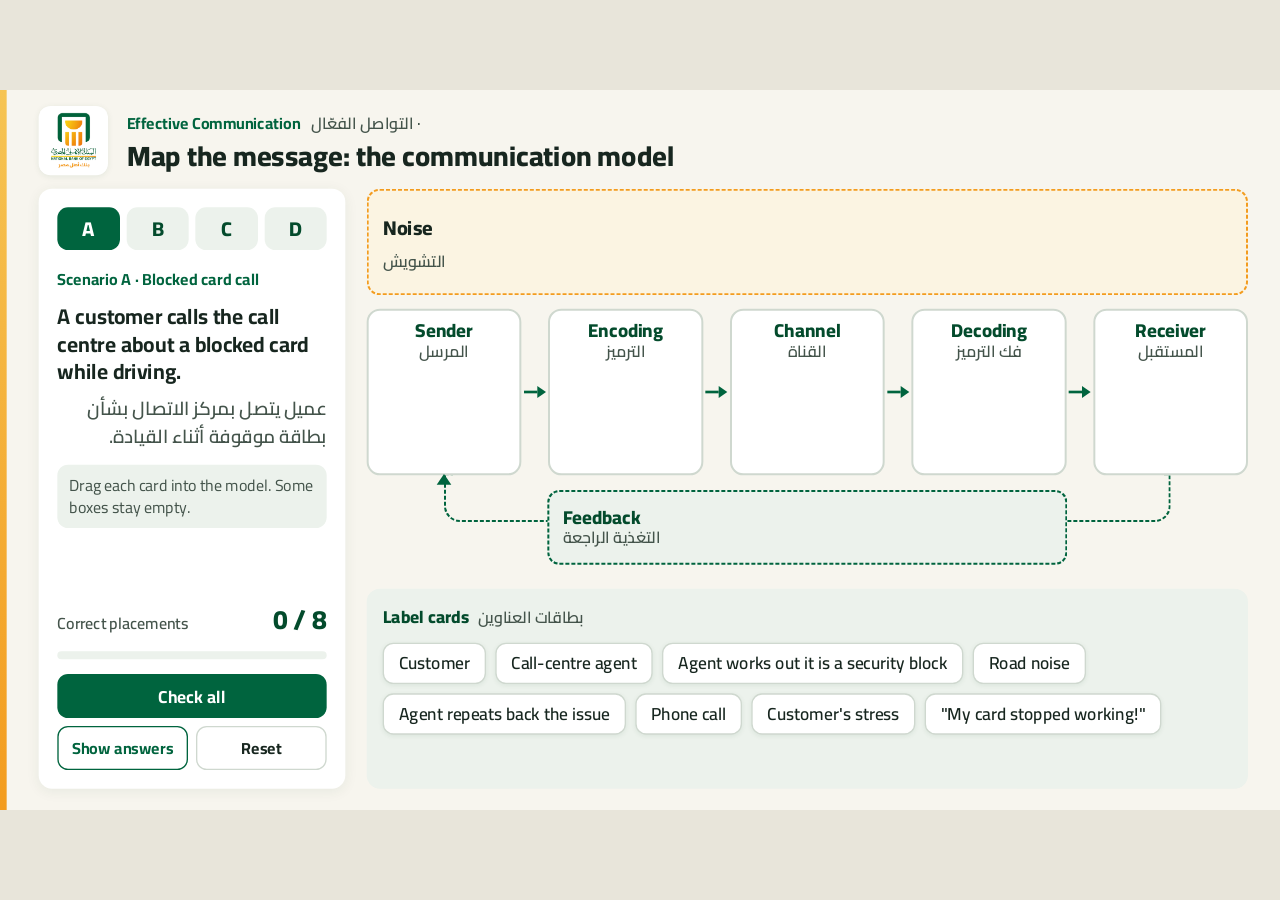
<file: index.html>
<!DOCTYPE html>
<html lang="en">
<head>
<meta charset="utf-8">
<meta name="viewport" content="width=device-width, initial-scale=1">
<title>Effective Communication · Communication Model</title>
<link rel="preconnect" href="https://fonts.googleapis.com">
<link rel="preconnect" href="https://fonts.gstatic.com" crossorigin>
<link rel="stylesheet" href="https://fonts.googleapis.com/css2?family=Cairo:wght@400;600;700;800&display=swap">
<link rel="stylesheet" href="styles.css">
</head>
<body>
<div id="wrap" class="wrap">
  <div id="stage" class="stage">
    <div class="brand-stripe"></div>

    <header class="header">
      <div class="logo-tile">
        <img src="assets/nbe-logo.png" alt="National Bank of Egypt">
      </div>
      <div class="header-text">
        <div class="eyebrow">
          <span>Effective Communication</span>
          <span class="ar" lang="ar" dir="rtl">· التواصل الفعّال</span>
        </div>
        <h1 class="title">Map the message: the communication model</h1>
      </div>
    </header>

    <aside class="panel">
      <div class="tabs" role="tablist">
        <button class="tab" data-tab="A" role="tab">A</button>
        <button class="tab" data-tab="B" role="tab">B</button>
        <button class="tab" data-tab="C" role="tab">C</button>
        <button class="tab" data-tab="D" role="tab">D</button>
      </div>
      <div class="scenario">
        <div class="scenario-label" id="scenario-label"></div>
        <div class="scenario-en" id="scenario-en"></div>
        <div class="scenario-ar ar" id="scenario-ar" lang="ar" dir="rtl"></div>
      </div>
      <div class="hint">Drag each card into the model. Some boxes stay empty.</div>
      <div class="spacer"></div>
      <div class="score">
        <div class="score-row">
          <span class="score-label">Correct placements</span>
          <span class="score-value" id="score-value">0 / 0</span>
        </div>
        <div class="progress"><div class="progress-fill" id="progress-fill"></div></div>
      </div>
      <div class="actions">
        <button class="btn btn-primary" id="btn-check">Check all</button>
        <div class="actions-row">
          <button class="btn btn-outline" id="btn-show">Show answers</button>
          <button class="btn btn-quiet" id="btn-reset">Reset</button>
        </div>
      </div>
    </aside>

    <main class="board">
      <div class="noise zone" data-zone="noise">
        <div class="noise-label">
          <span class="zone-title">Noise</span>
          <span class="ar zone-sub" lang="ar" dir="rtl">التشويش</span>
        </div>
        <div class="noise-cards" data-cards="noise"></div>
      </div>

      <div class="gap-20"></div>

      <div class="model-row">
        <div class="box zone" data-zone="sender">
          <div class="box-head"><span class="box-title">Sender</span><span class="ar zone-sub" lang="ar" dir="rtl">المرسل</span></div>
          <div class="box-cards" data-cards="sender"></div>
        </div>
        <div class="arrow"><div class="arrow-line"></div><div class="arrow-head"></div></div>
        <div class="box zone" data-zone="encoding">
          <div class="box-head"><span class="box-title">Encoding</span><span class="ar zone-sub" lang="ar" dir="rtl">الترميز</span></div>
          <div class="box-cards" data-cards="encoding"></div>
        </div>
        <div class="arrow"><div class="arrow-line"></div><div class="arrow-head"></div></div>
        <div class="box zone" data-zone="channel">
          <div class="box-head"><span class="box-title">Channel</span><span class="ar zone-sub" lang="ar" dir="rtl">القناة</span></div>
          <div class="box-cards" data-cards="channel"></div>
        </div>
        <div class="arrow"><div class="arrow-line"></div><div class="arrow-head"></div></div>
        <div class="box zone" data-zone="decoding">
          <div class="box-head"><span class="box-title">Decoding</span><span class="ar zone-sub" lang="ar" dir="rtl">فك الترميز</span></div>
          <div class="box-cards" data-cards="decoding"></div>
        </div>
        <div class="arrow"><div class="arrow-line"></div><div class="arrow-head"></div></div>
        <div class="box zone" data-zone="receiver">
          <div class="box-head"><span class="box-title">Receiver</span><span class="ar zone-sub" lang="ar" dir="rtl">المستقبل</span></div>
          <div class="box-cards" data-cards="receiver"></div>
        </div>
      </div>

      <div class="feedback-area">
        <div class="feedback-loop"></div>
        <div class="feedback-arrowhead"></div>
        <div class="feedback zone" data-zone="feedback">
          <div class="feedback-label">
            <span class="box-title">Feedback</span>
            <span class="ar zone-sub" lang="ar" dir="rtl">التغذية الراجعة</span>
          </div>
          <div class="feedback-cards" data-cards="feedback"></div>
        </div>
      </div>

      <div class="gap-20"></div>

      <div class="tray zone" data-zone="tray" id="tray">
        <div class="tray-head">
          <span class="tray-title">Label cards</span>
          <span class="ar zone-sub" lang="ar" dir="rtl">بطاقات العناوين</span>
        </div>
        <div class="tray-cards" data-cards="tray"></div>
      </div>

      <div class="reflect" id="reflect" hidden>
        <div class="brand-stripe"></div>
        <div class="reflect-label" id="reflect-label"></div>
        <div class="reflect-en">Where did this message break down? What one change would help?</div>
        <div class="reflect-ar ar" lang="ar" dir="rtl">أين انقطعت الرسالة؟ وما التغيير الواحد الذي قد يساعد؟</div>
      </div>
    </main>

    <div class="ghost" id="ghost" hidden></div>
  </div>
</div>
<script src="app.js"></script>
</body>
</html>
</file>
<file: styles.css>
/* NBE · Effective Communication · Communication Model Exercise
   Designed on a fixed 1920×1080 stage that is scaled to fit the screen. */

:root {
  --green: #00643E;
  --green-dark: #034B2C;
  --orange: #F39C1F;
  --gold: #F6C453;
  --bg: #F7F5EE;
  --mint: #ECF2EC;
  --text: #17261F;
  --text-2: #44544B;
  --line: #CFD8CF;
  --hover: #DDEADF;
}

* { box-sizing: border-box; }

html, body {
  margin: 0;
  padding: 0;
  background: #E8E5DA;
  overflow: hidden;
  font-family: 'Cairo', sans-serif;
  color: var(--text);
}

button { font-family: 'Cairo', sans-serif; }

@keyframes nbePop { 0% { transform: scale(.85) } 55% { transform: scale(1.08) } 100% { transform: scale(1) } }
@keyframes nbeShake { 0%, 100% { transform: translateX(0) } 20% { transform: translateX(-10px) } 40% { transform: translateX(9px) } 60% { transform: translateX(-6px) } 80% { transform: translateX(4px) } }
@keyframes nbeRise { from { opacity: 0; transform: translateY(16px) } to { opacity: 1; transform: none } }

/* ---------- Stage ---------- */
.wrap {
  width: 100vw;
  height: 100vh;
  display: flex;
  align-items: center;
  justify-content: center;
  overflow: hidden;
}
.stage {
  position: relative;
  flex: none;
  width: 1920px;
  height: 1080px;
  background: var(--bg);
  transform-origin: center center;
  user-select: none;
  -webkit-user-select: none;
  overflow: hidden;
}
.no-ar .ar { display: none !important; }

.brand-stripe {
  position: absolute;
  left: 0; top: 0; bottom: 0;
  width: 10px;
  background: linear-gradient(to bottom, var(--gold), var(--orange));
}

/* ---------- Header ---------- */
.header {
  position: absolute;
  left: 58px; right: 48px; top: 24px;
  height: 104px;
  display: flex;
  align-items: center;
  gap: 28px;
}
.logo-tile {
  width: 104px; height: 104px;
  flex: none;
  border-radius: 18px;
  background: #FFFFFF;
  display: flex; align-items: center; justify-content: center;
  overflow: hidden;
  box-shadow: 0 2px 10px rgba(3, 75, 44, .08);
}
.logo-tile img { width: 100px; height: 100px; object-fit: contain; display: block; }
.header-text { display: flex; flex-direction: column; gap: 2px; }
.eyebrow { display: flex; align-items: center; gap: 16px; font-size: 24px; font-weight: 700; color: var(--green); }
.eyebrow .ar { color: var(--text-2); font-weight: 600; }
.title { margin: 0; font-size: 42px; font-weight: 800; line-height: 1.15; color: var(--text); }

/* ---------- Left panel ---------- */
.panel {
  position: absolute;
  left: 58px; top: 148px;
  width: 460px; height: 900px;
  background: #FFFFFF;
  border-radius: 20px;
  padding: 28px;
  display: flex; flex-direction: column; gap: 22px;
  box-shadow: 0 4px 20px rgba(3, 75, 44, .07);
}
.tabs { display: grid; grid-template-columns: repeat(4, 1fr); gap: 10px; }
.tab {
  height: 64px; border: none; border-radius: 16px;
  font-size: 30px; font-weight: 800; cursor: pointer;
  background: var(--mint); color: var(--green-dark);
}
.tab.is-active { background: var(--green); color: #FFFFFF; }

.scenario { display: flex; flex-direction: column; gap: 12px; }
.scenario-label { font-size: 24px; font-weight: 700; color: var(--green); }
.scenario-en { font-size: 32px; font-weight: 700; line-height: 1.3; text-wrap: pretty; }
.scenario-ar { font-size: 28px; font-weight: 600; line-height: 1.5; color: var(--text-2); text-wrap: pretty; }
.hint { font-size: 24px; line-height: 1.4; color: var(--text-2); background: var(--mint); border-radius: 16px; padding: 14px 18px; }
.spacer { flex: 1; }

.score { display: flex; flex-direction: column; gap: 10px; }
.score-row { display: flex; align-items: baseline; justify-content: space-between; }
.score-label { font-size: 24px; font-weight: 600; color: var(--text-2); }
.score-value { font-size: 40px; font-weight: 800; color: var(--green-dark); }
.progress { height: 12px; border-radius: 6px; background: var(--mint); overflow: hidden; }
.progress-fill {
  height: 100%; width: 0;
  background: linear-gradient(to right, var(--green), var(--gold));
  border-radius: 6px;
  transition: width .35s ease;
}

.actions { display: flex; flex-direction: column; gap: 12px; }
.actions-row { display: grid; grid-template-columns: 1fr 1fr; gap: 12px; }
.btn { height: 66px; border-radius: 16px; font-size: 24px; font-weight: 700; cursor: pointer; }
.btn-primary { border: none; background: var(--green); color: #FFFFFF; font-size: 26px; }
.btn-primary:hover { background: var(--green-dark); }
.btn-outline { border: 2px solid var(--green); background: #FFFFFF; color: var(--green); }
.btn-quiet { border: 2px solid var(--line); background: #FFFFFF; color: var(--text); }
.btn-outline:hover, .btn-quiet:hover { background: var(--mint); }

/* ---------- Board ---------- */
.board {
  position: absolute;
  left: 550px; right: 48px; top: 148px;
  height: 900px;
  display: flex; flex-direction: column;
}
.gap-20 { height: 20px; flex: none; }
.zone-title { font-size: 30px; font-weight: 800; }
.zone-sub { font-size: 24px; font-weight: 600; color: var(--text-2); }
.box-title { font-size: 28px; font-weight: 800; color: var(--green-dark); }

/* Noise */
.noise {
  height: 160px; flex: none;
  border: 3px dashed var(--orange);
  border-radius: 20px;
  background: #FBF4E2;
  display: flex; align-items: center; gap: 20px;
  padding: 14px 22px;
}
.noise-label { width: 200px; flex: none; display: flex; flex-direction: column; }
.noise-label .zone-sub, .feedback-label .zone-sub { text-align: left; }
.noise-cards { flex: 1; display: flex; flex-wrap: wrap; gap: 12px; align-items: center; }

/* Model row */
.model-row { height: 250px; flex: none; display: flex; align-items: stretch; }
.arrow { width: 40px; flex: none; display: flex; align-items: center; justify-content: center; }
.arrow-line { width: 20px; height: 4px; background: var(--green); }
.arrow-head { width: 0; height: 0; border-top: 9px solid transparent; border-bottom: 9px solid transparent; border-left: 13px solid var(--green); }
.box {
  flex: 1; min-width: 0;
  border-radius: 20px;
  border: 3px solid var(--line);
  background: #FFFFFF;
  padding: 14px 12px;
  display: flex; flex-direction: column; gap: 10px;
  transition: background .15s, border-color .15s;
}
.box-head { display: flex; flex-direction: column; align-items: center; line-height: 1.2; }
.box-cards { flex: 1; display: flex; flex-direction: column; gap: 8px; justify-content: center; }

/* Feedback loop */
.feedback-area { position: relative; height: 150px; flex: none; }
.feedback-loop {
  position: absolute;
  left: 116px; right: 116px; top: 0;
  height: 70px;
  border: 3px dashed var(--green);
  border-top: none;
  border-radius: 0 0 24px 24px;
}
.feedback-arrowhead {
  position: absolute;
  left: 105px; top: -2px;
  width: 0; height: 0;
  border-left: 11px solid transparent;
  border-right: 11px solid transparent;
  border-bottom: 16px solid var(--green);
}
.feedback {
  position: absolute;
  left: 50%; top: 22px;
  transform: translateX(-50%);
  width: 780px; min-height: 112px;
  border: 3px dashed var(--green);
  border-radius: 18px;
  background: var(--mint);
  display: flex; align-items: center; gap: 18px;
  padding: 10px 20px;
}
.feedback-label { width: 150px; flex: none; display: flex; flex-direction: column; line-height: 1.2; }
.feedback-cards { flex: 1; display: flex; flex-wrap: wrap; gap: 10px; }

.zone.is-hover { background: var(--hover); }
.box.is-hover { border-color: var(--green); }

/* Tray */
.tray {
  flex: 1;
  border-radius: 20px;
  background: var(--mint);
  padding: 18px 24px;
  display: flex; flex-direction: column; gap: 14px;
}
.tray.is-hover { background: var(--mint); }
.tray-head { display: flex; align-items: center; gap: 14px; }
.tray-title { font-size: 26px; font-weight: 800; color: var(--green-dark); }
.tray-cards { display: flex; flex-wrap: wrap; gap: 14px; align-content: flex-start; }

/* Reflection prompt */
.reflect {
  flex: 1;
  position: relative;
  overflow: hidden;
  border-radius: 20px;
  background: var(--green-dark);
  padding: 28px 36px;
  display: flex; flex-direction: column; justify-content: center; gap: 12px;
  animation: nbeRise .5s ease-out;
}
.reflect[hidden], .tray[hidden] { display: none; }
.reflect-label { font-size: 24px; font-weight: 700; color: var(--gold); }
.reflect-en { font-size: 40px; font-weight: 800; line-height: 1.25; color: #FFFFFF; text-wrap: pretty; }
.reflect-ar { font-size: 30px; font-weight: 600; line-height: 1.5; color: var(--mint); }

/* ---------- Cards ---------- */
.card {
  position: relative;
  display: flex; align-items: flex-start;
  border: 2px solid var(--line);
  background: #FFFFFF;
  font-weight: 600; line-height: 1.3;
  touch-action: none;
  cursor: default;
}
.card .check {
  display: none;
  flex: none;
  border-radius: 50%;
  background: var(--green);
  color: #FFFFFF;
  font-weight: 800;
  align-items: center; justify-content: center;
  width: 28px; height: 28px; margin-top: 2px; font-size: 18px;
}
.card.is-correct .check, .card.is-shown .check { display: flex; }
.card.is-source { opacity: .3; }

.tray-cards .card {
  padding: 12px 22px; border-radius: 16px; font-size: 26px;
  box-shadow: 0 2px 8px rgba(3, 75, 44, .08);
  cursor: grab;
}
.noise-cards .card { gap: 10px; max-width: 360px; padding: 10px 16px; border-radius: 14px; font-size: 24px; }
.noise-cards .card .check { width: 30px; height: 30px; font-size: 20px; }
.box-cards .card { gap: 8px; padding: 8px 12px; border-radius: 14px; font-size: 24px; }
.box-cards .card .text { min-width: 0; }
.feedback-cards .card { gap: 10px; padding: 8px 14px; border-radius: 14px; font-size: 24px; }

.card.is-pending { border-color: #9FB0A4; cursor: grab; }
.card.is-correct { background: var(--mint); border-color: var(--green); }
.card.is-shown { border-color: var(--green); }
.card.is-wrong { background: #FEF1DD; border-color: var(--orange); }
.card.anim-pop { animation: nbePop 420ms ease-out; }
.card.anim-shake { animation: nbeShake 500ms ease-in-out; }

.ghost {
  position: absolute;
  z-index: 50;
  padding: 12px 22px;
  border-radius: 16px;
  border: 2px solid var(--green);
  background: #FFFFFF;
  font-size: 26px; font-weight: 600; line-height: 1.3;
  box-shadow: 0 14px 30px rgba(3, 75, 44, .25);
  pointer-events: none;
  transform: rotate(-2deg);
}
.ghost[hidden] { display: none; }

@media (prefers-reduced-motion: reduce) {
  .card.anim-pop, .card.anim-shake, .reflect { animation: none; }
  .progress-fill, .box { transition: none; }
}
</file>
